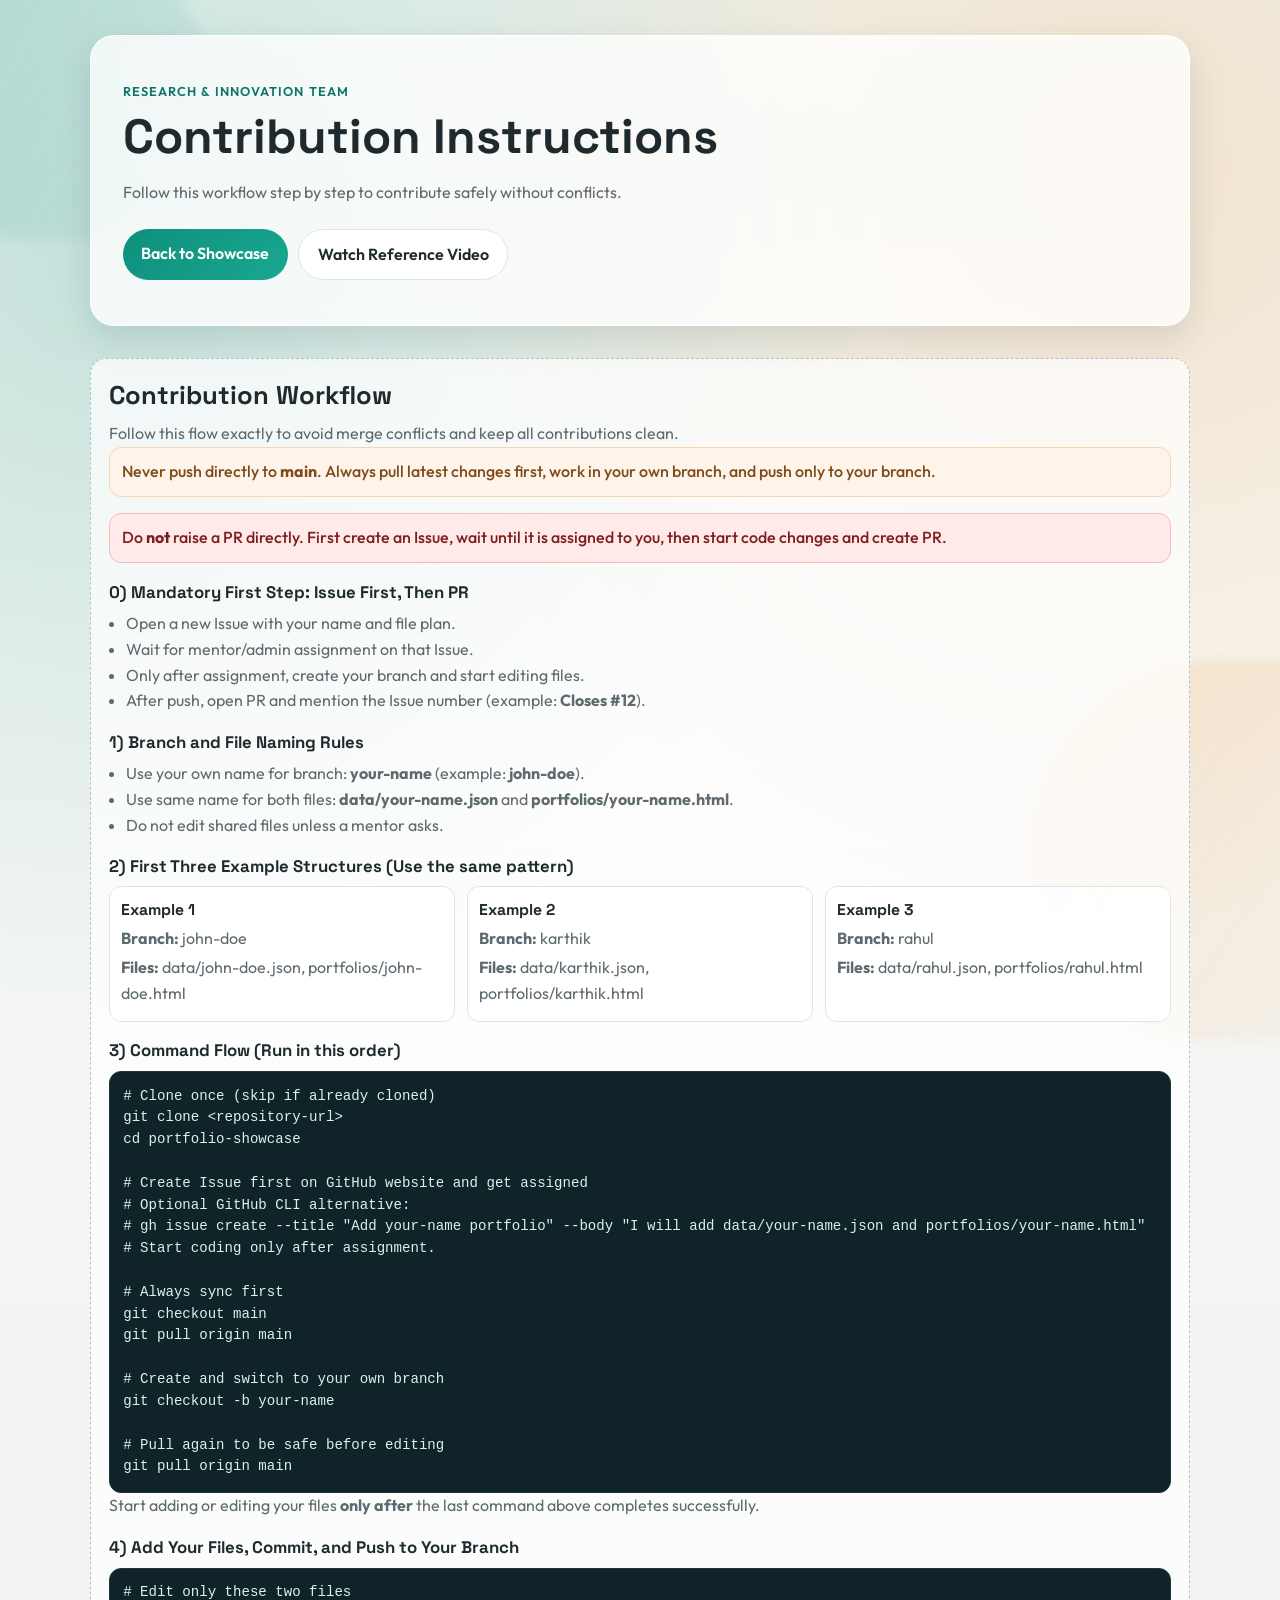
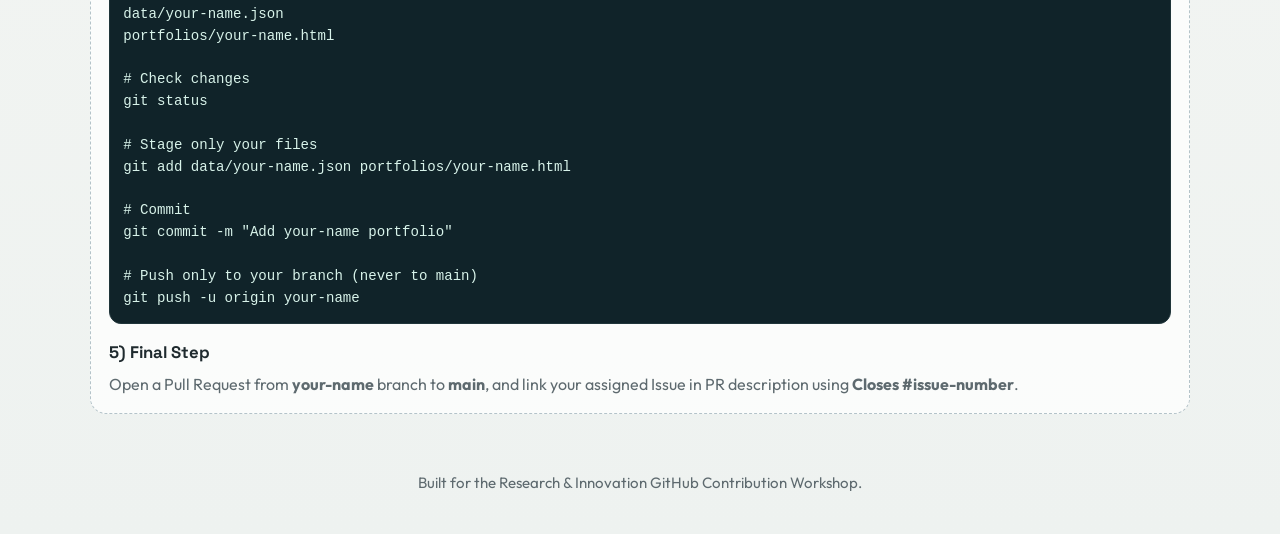
<file: instructions.html>
<!DOCTYPE html>
<html lang="en">
<head>
  <meta charset="UTF-8" />
  <meta name="viewport" content="width=device-width, initial-scale=1.0" />
  <title>Contribution Instructions | Portfolio Showcase</title>
  <meta
    name="description"
    content="Step-by-step contribution instructions for the Research and Innovation portfolio showcase repository."
  />
  <link rel="preconnect" href="https://fonts.googleapis.com" />
  <link rel="preconnect" href="https://fonts.gstatic.com" crossorigin />
  <link
    href="https://fonts.googleapis.com/css2?family=Outfit:wght@300;400;500;600;700&family=Space+Grotesk:wght@500;600;700&display=swap"
    rel="stylesheet"
  />
  <link rel="stylesheet" href="style.css" />
</head>
<body>
  <div class="bg-orb orb-one" aria-hidden="true"></div>
  <div class="bg-orb orb-two" aria-hidden="true"></div>

  <header class="hero">
    <p class="hero-kicker">Research & Innovation Team</p>
    <h1>Contribution Instructions</h1>
    <p class="hero-text">
      Follow this workflow step by step to contribute safely without conflicts.
    </p>
    <div class="hero-actions">
      <a class="hero-cta" href="index.html">Back to Showcase</a>
      <a class="hero-cta hero-cta-secondary" href="https://www.youtube.com/watch?v=v2X51AVgl3o" target="_blank" rel="noopener">
        Watch Reference Video
      </a>
    </div>
  </header>

  <main>
    <section class="workflow" aria-labelledby="workflow-title">
      <h2 id="workflow-title">Contribution Workflow</h2>
      <p class="workflow-lead">
        Follow this flow exactly to avoid merge conflicts and keep all contributions clean.
      </p>

      <div class="workflow-alert">
        Never push directly to <strong>main</strong>. Always pull latest changes first, work in your
        own branch, and push only to your branch.
      </div>

      <div class="workflow-alert workflow-alert-strong">
        Do <strong>not</strong> raise a PR directly. First create an Issue, wait until it is
        assigned to you, then start code changes and create PR.
      </div>

      <h3>0) Mandatory First Step: Issue First, Then PR</h3>
      <ul class="workflow-list">
        <li>Open a new Issue with your name and file plan.</li>
        <li>Wait for mentor/admin assignment on that Issue.</li>
        <li>Only after assignment, create your branch and start editing files.</li>
        <li>After push, open PR and mention the Issue number (example: <strong>Closes #12</strong>).</li>
      </ul>

      <h3>1) Branch and File Naming Rules</h3>
      <ul class="workflow-list">
        <li>Use your own name for branch: <strong>your-name</strong> (example: <strong>john-doe</strong>).</li>
        <li>Use same name for both files: <strong>data/your-name.json</strong> and <strong>portfolios/your-name.html</strong>.</li>
        <li>Do not edit shared files unless a mentor asks.</li>
      </ul>

      <h3>2) First Three Example Structures (Use the same pattern)</h3>
      <div class="workflow-grid">
        <div class="workflow-card">
          <h4>Example 1</h4>
          <p><strong>Branch:</strong> john-doe</p>
          <p><strong>Files:</strong> data/john-doe.json, portfolios/john-doe.html</p>
        </div>
        <div class="workflow-card">
          <h4>Example 2</h4>
          <p><strong>Branch:</strong> karthik</p>
          <p><strong>Files:</strong> data/karthik.json, portfolios/karthik.html</p>
        </div>
        <div class="workflow-card">
          <h4>Example 3</h4>
          <p><strong>Branch:</strong> rahul</p>
          <p><strong>Files:</strong> data/rahul.json, portfolios/rahul.html</p>
        </div>
      </div>

      <h3>3) Command Flow (Run in this order)</h3>
      <pre class="workflow-code"><code># Clone once (skip if already cloned)
git clone &lt;repository-url&gt;
cd portfolio-showcase

# Create Issue first on GitHub website and get assigned
# Optional GitHub CLI alternative:
# gh issue create --title "Add your-name portfolio" --body "I will add data/your-name.json and portfolios/your-name.html"
# Start coding only after assignment.

# Always sync first
git checkout main
git pull origin main

# Create and switch to your own branch
git checkout -b your-name

# Pull again to be safe before editing
git pull origin main
</code></pre>

      <p class="workflow-note">
        Start adding or editing your files <strong>only after</strong> the last command above completes
        successfully.
      </p>

      <h3>4) Add Your Files, Commit, and Push to Your Branch</h3>
      <pre class="workflow-code"><code># Edit only these two files
data/your-name.json
portfolios/your-name.html

# Check changes
git status

# Stage only your files
git add data/your-name.json portfolios/your-name.html

# Commit
git commit -m "Add your-name portfolio"

# Push only to your branch (never to main)
git push -u origin your-name
</code></pre>

      <h3>5) Final Step</h3>
      <p class="workflow-note">
        Open a Pull Request from <strong>your-name</strong> branch to <strong>main</strong>, and
        link your assigned Issue in PR description using <strong>Closes #issue-number</strong>.
      </p>
    </section>
  </main>

  <footer class="site-footer">
    <p>Built for the Research & Innovation GitHub Contribution Workshop.</p>
  </footer>
</body>
</html>
</file>
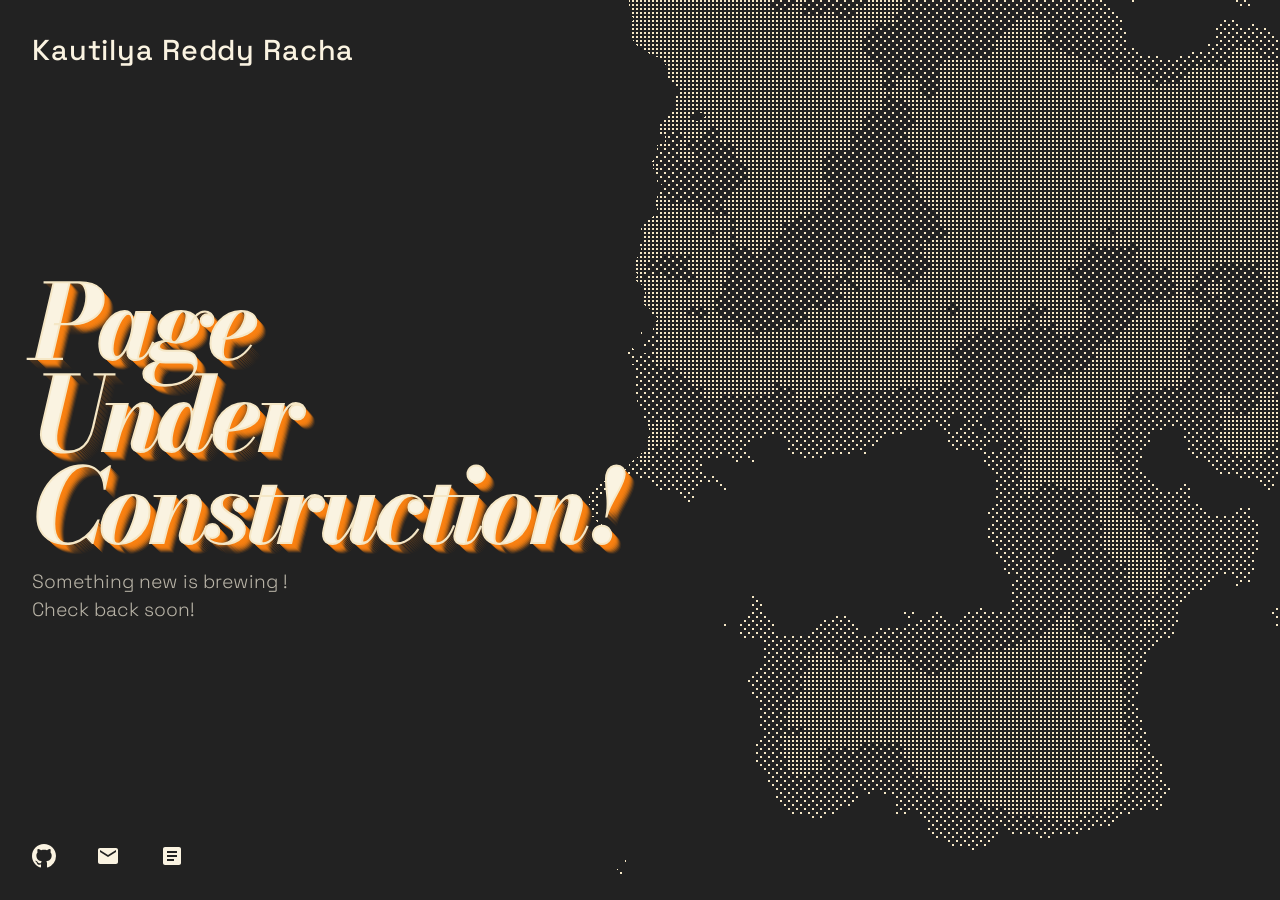
<file: portfolios/kautilya.html>
<!doctype html>
<html lang="en">
<head>
  <meta charset="UTF-8" />
  <meta name="viewport" content="width=device-width, initial-scale=1.0" />
  <title>Kautilya Reddy Racha</title>
  <meta name="description" content="Page under construction" />
  <link rel="preconnect" href="https://fonts.googleapis.com">
  <link rel="preconnect" href="https://fonts.gstatic.com" crossorigin>
  <link href="https://fonts.googleapis.com/css2?family=Space+Grotesk:wght@300;400;500;600;700&family=Bodoni+Moda:opsz,wght@6..96,400;6..96,500;6..96,600;6..96,700;6..96,800;6..96,900&display=swap" rel="stylesheet">
  <style>
    :root {
      --bg: #222222;
      --front: #f5e7c6;
      --text: #faf3e1;
      --accent: rgba(250, 129, 18, 1);
      --font-sans: "Space Grotesk", system-ui, sans-serif;
      --font-serif: "Bodoni Moda", Georgia, serif;
    }

    * { box-sizing: border-box; }
    html, body {
      width: 100%;
      height: 100%;
      margin: 0;
      background: var(--bg);
      overflow: hidden;
    }

    body {
      position: relative;
      color: var(--text);
      font-family: var(--font-sans);
    }

    .scene,
    #patternCanvas,
    #maskCanvas {
      position: fixed;
      inset: 0;
      width: 100%;
      height: 100%;
    }

    #patternCanvas,
    #maskCanvas {
      display: block;
    }

    .content {
      position: relative;
      z-index: 2;
      width: 100%;
      height: 100%;
    }

    .title {
      position: absolute;
      top: 2rem;
      left: 2rem;
      margin: 0;
      font-size: clamp(1.4rem, 1rem + 1vw, 2.1rem);
      font-weight: 500;
      letter-spacing: 0.03em;
      color: var(--text);
      pointer-events: none;
    }

    .hero {
      position: absolute;
      left: 2rem;
      top: 50%;
      transform: translateY(-50%);
      width: min(45vw, 720px);
      pointer-events: none;
    }

    .hero h2 {
      margin: 0 0 1rem 0;
      font-family: var(--font-serif);
      font-size: clamp(3.6rem, 8vw, 8rem);
      line-height: 0.9;
      letter-spacing: -0.04em;
      font-style: italic;
      font-weight: 700;
      color: var(--text);
      -webkit-text-stroke: 2px var(--front);
      text-shadow:
        1px 1px 0 rgba(250, 129, 18, 1),
        2px 2px 0 rgba(250, 129, 18, 0.9),
        3px 3px 0 rgba(250, 129, 18, 0.8),
        4px 4px 0 rgba(250, 129, 18, 0.7),
        5px 5px 0 rgba(250, 129, 18, 0.6),
        6px 6px 0 rgba(250, 129, 18, 0.5),
        7px 7px 0 rgba(250, 129, 18, 0.4),
        8px 8px 0 rgba(250, 129, 18, 0.3),
        9px 9px 0 rgba(250, 129, 18, 0.2),
        10px 10px 0 rgba(250, 129, 18, 0.1);
    }

    .hero p {
      margin: 0;
      font-size: clamp(1rem, 1.5vw, 1.35rem);
      line-height: 1.45;
      opacity: 0.7;
      color: var(--text);
      font-weight: 300;
    }

    .socials {
      position: absolute;
      left: 2rem;
      bottom: 2rem;
      display: flex;
      gap: 2.5rem;
      z-index: 3;
    }

    .socials a {
      color: var(--text);
      opacity: 1;
      transition: opacity 0.2s ease, transform 0.2s ease;
      display: inline-flex;
      align-items: center;
      justify-content: center;
    }

    .socials a:hover {
      opacity: 0.7;
      transform: translateY(-1px);
    }

    .socials svg {
      width: 24px;
      height: 24px;
      fill: currentColor;
    }

    @media (max-width: 900px) {
      .hero {
        width: min(78vw, 520px);
      }
    }

    @media (max-width: 640px) {
      .title,
      .hero,
      .socials {
        left: 1.25rem;
      }

      .title { top: 1.25rem; }
      .socials { bottom: 1.25rem; gap: 1.5rem; }

      .hero {
        width: calc(100vw - 2.5rem);
      }

      .hero h2 {
        -webkit-text-stroke: 1.25px var(--front);
      }
    }
  </style>
</head>
<body>
  <div class="scene">
    <canvas id="patternCanvas" aria-hidden="true"></canvas>
    <canvas id="maskCanvas" aria-hidden="true"></canvas>
  </div>

  <div class="content">
    <h1 class="title">Kautilya Reddy Racha</h1>

    <section class="hero" aria-label="Under construction message">
      <h2>Page<br>Under<br>Construction!</h2>
      <p>Something new is brewing !<br>Check back soon!</p>
    </section>

    <nav class="socials" aria-label="Social links">
      <a href="https://github.com/p19racha" target="_blank" rel="noopener noreferrer" aria-label="GitHub">
        <svg viewBox="0 0 24 24"><path d="M12 0C5.37 0 0 5.37 0 12c0 5.31 3.435 9.795 8.205 11.385.6.105.825-.255.825-.57 0-.285-.015-1.23-.015-2.235-3.015.555-3.795-.735-4.035-1.41-.135-.345-.72-1.41-1.23-1.695-.42-.225-1.02-.78-.015-.795.945-.015 1.62.87 1.845 1.23 1.08 1.815 2.805 1.305 3.495.99.105-.78.42-1.305.765-1.605-2.67-.3-5.46-1.335-5.46-5.925 0-1.305.465-2.385 1.23-3.225-.12-.3-.54-1.53.12-3.18 0 0 1.005-.315 3.3 1.23.96-.27 1.98-.405 3-.405s2.04.135 3 .405c2.295-1.56 3.3-1.23 3.3-1.23.66 1.65.24 2.88.12 3.18.765.84 1.23 1.905 1.23 3.225 0 4.605-2.805 5.625-5.475 5.925.435.375.81 1.095.81 2.22 0 1.605-.015 2.895-.015 3.3 0 .315.225.69.825.57A12.02 12.02 0 0024 12c0-6.63-5.37-12-12-12z"/></svg>
      </a>
      <a href="mailto:rachakautilyareddy@gmail.com" aria-label="Email">
        <svg viewBox="0 0 24 24"><path d="M20 4H4c-1.1 0-2 .9-2 2v12c0 1.1.9 2 2 2h16c1.1 0 2-.9 2-2V6c0-1.1-.9-2-2-2zm0 4l-8 5-8-5V6l8 5 8-5v2z"/></svg>
      </a>
      <a href="/#" target="_blank" rel="noopener noreferrer" aria-label="Blog">
        <svg viewBox="0 0 24 24"><path d="M19 3H5c-1.1 0-2 .9-2 2v14c0 1.1.9 2 2 2h14c1.1 0 2-.9 2-2V5c0-1.1-.9-2-2-2zm-5 14H7v-2h7v2zm3-4H7v-2h10v2zm0-4H7V7h10v2z"/></svg>
      </a>
    </nav>
  </div>

  <script>
    (() => {
      const patternCanvas = document.getElementById('patternCanvas');
      const maskCanvas = document.getElementById('maskCanvas');
      const pctx = patternCanvas.getContext('2d', { alpha: false });
      const mctx = maskCanvas.getContext('2d');
      let width = 0;
      let height = 0;
      let animationFrame = 0;
      let tick = 0;

      function hash(x, y, seed = 0) {
        const n = Math.sin(x * 127.1 + y * 311.7 + seed * 91.7) * 43758.5453123;
        return n - Math.floor(n);
      }

      function smoothNoise(x, y, scale, seed = 0) {
        const sx = x / scale;
        const sy = y / scale;
        const x0 = Math.floor(sx);
        const y0 = Math.floor(sy);
        const fx = sx - x0;
        const fy = sy - y0;
        const ux = fx * fx * (3 - 2 * fx);
        const uy = fy * fy * (3 - 2 * fy);

        const n00 = hash(x0, y0, seed);
        const n10 = hash(x0 + 1, y0, seed);
        const n01 = hash(x0, y0 + 1, seed);
        const n11 = hash(x0 + 1, y0 + 1, seed);

        const nx0 = n00 * (1 - ux) + n10 * ux;
        const nx1 = n01 * (1 - ux) + n11 * ux;
        return nx0 * (1 - uy) + nx1 * uy;
      }

      function fbm(x, y, speedOffset = 0) {
        let value = 0;
        let amplitude = 1;
        let frequency = 1;
        let total = 0;
        for (let i = 0; i < 5; i++) {
          value += amplitude * smoothNoise(x * frequency + speedOffset, y * frequency + speedOffset, 80, i * 100);
          total += amplitude;
          amplitude *= 0.5;
          frequency *= 2;
        }
        return value / total;
      }

      function resize() {
        width = window.innerWidth;
        height = window.innerHeight;
        const dpr = Math.min(window.devicePixelRatio || 1, 2);

        [patternCanvas, maskCanvas].forEach((canvas) => {
          canvas.width = Math.floor(width * dpr);
          canvas.height = Math.floor(height * dpr);
          canvas.style.width = width + 'px';
          canvas.style.height = height + 'px';
        });

        pctx.setTransform(dpr, 0, 0, dpr, 0, 0);
        mctx.setTransform(dpr, 0, 0, dpr, 0, 0);

        drawMask();
        drawPattern(true);
      }

      function drawPattern(force = false) {
        const cell = 4;
        const cols = Math.ceil(width / cell);
        const rows = Math.ceil(height / cell);
        pctx.fillStyle = '#222222';
        pctx.fillRect(0, 0, width, height);
        pctx.fillStyle = '#f5e7c6';

        for (let y = 0; y < rows; y++) {
          for (let x = 0; x < cols; x++) {
            const nx = x * cell;
            const ny = y * cell;
            const noiseValue = fbm(nx * 0.45, ny * 0.45, tick * 0.06);
            const parity = (x + y) % 2;
            const threshold = parity ? 0.44 : 0.56;
            if (noiseValue > threshold) {
              pctx.fillRect(nx, ny, 2, 2);
            }
          }
        }
      }

      function drawMask() {
        mctx.clearRect(0, 0, width, height);
        mctx.fillStyle = '#222222';
        mctx.fillRect(0, 0, width, height);

        const imageData = mctx.getImageData(0, 0, width, height);
        const data = imageData.data;

        for (let y = 0; y < height; y++) {
          for (let x = 0; x < width; x++) {
            const baseThreshold = width * 0.5;
            const noiseValue = fbm(x * 0.8, y * 0.8);
            const noiseOffset = (noiseValue - 0.5) * width * 0.15;
            const detailNoise = fbm(x * 2, y * 2);
            const detailOffset = (detailNoise - 0.5) * width * 0.05;
            const threshold = baseThreshold + noiseOffset + detailOffset;
            const maxThreshold = width * 0.5;
            const clampedThreshold = Math.max(threshold, maxThreshold - width * 0.1);
            const idx = (y * width + x) * 4;
            if (x > clampedThreshold) {
              data[idx + 3] = 0;
            }
          }
        }

        mctx.putImageData(imageData, 0, 0);
      }

      function animate() {
        tick += 1;
        drawPattern();
        animationFrame = requestAnimationFrame(animate);
      }

      window.addEventListener('resize', resize, { passive: true });
      resize();
      animate();

      window.addEventListener('beforeunload', () => cancelAnimationFrame(animationFrame));
    })();
  </script>
</body>
</html>
</file>
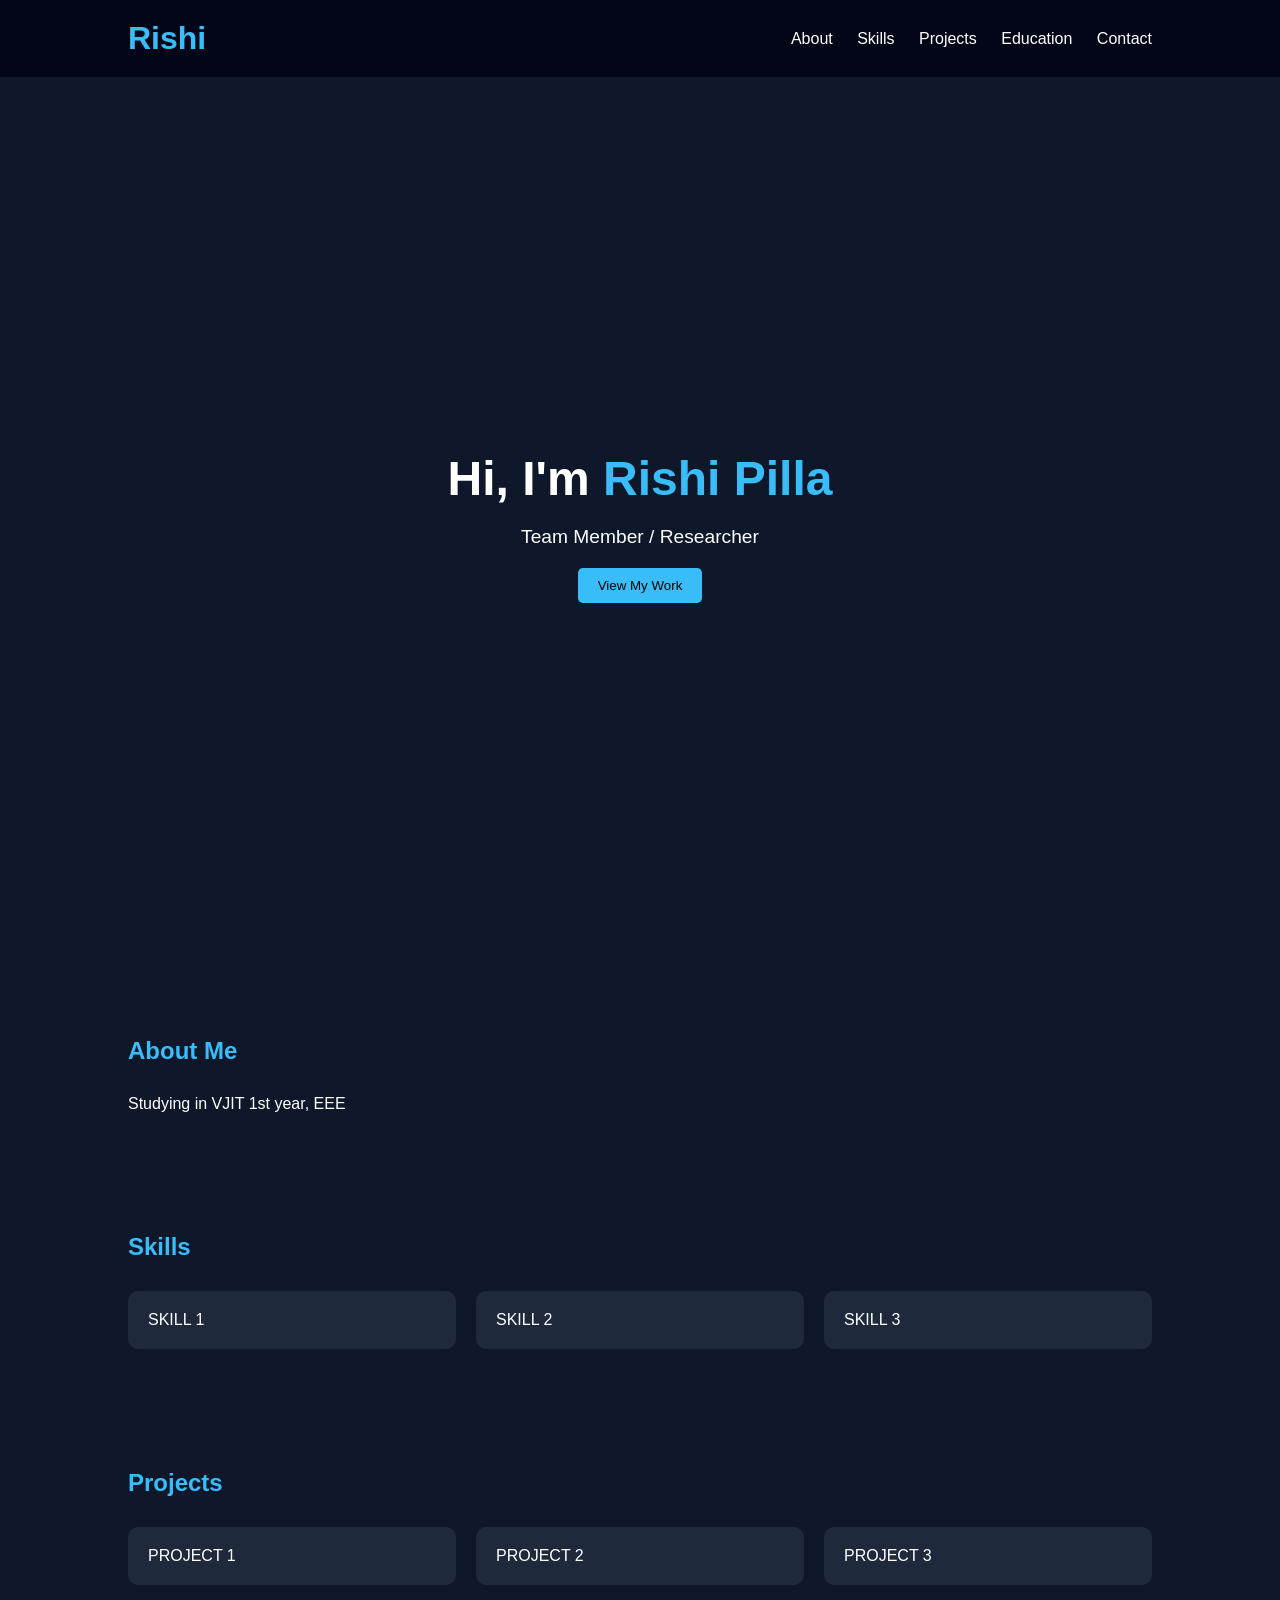
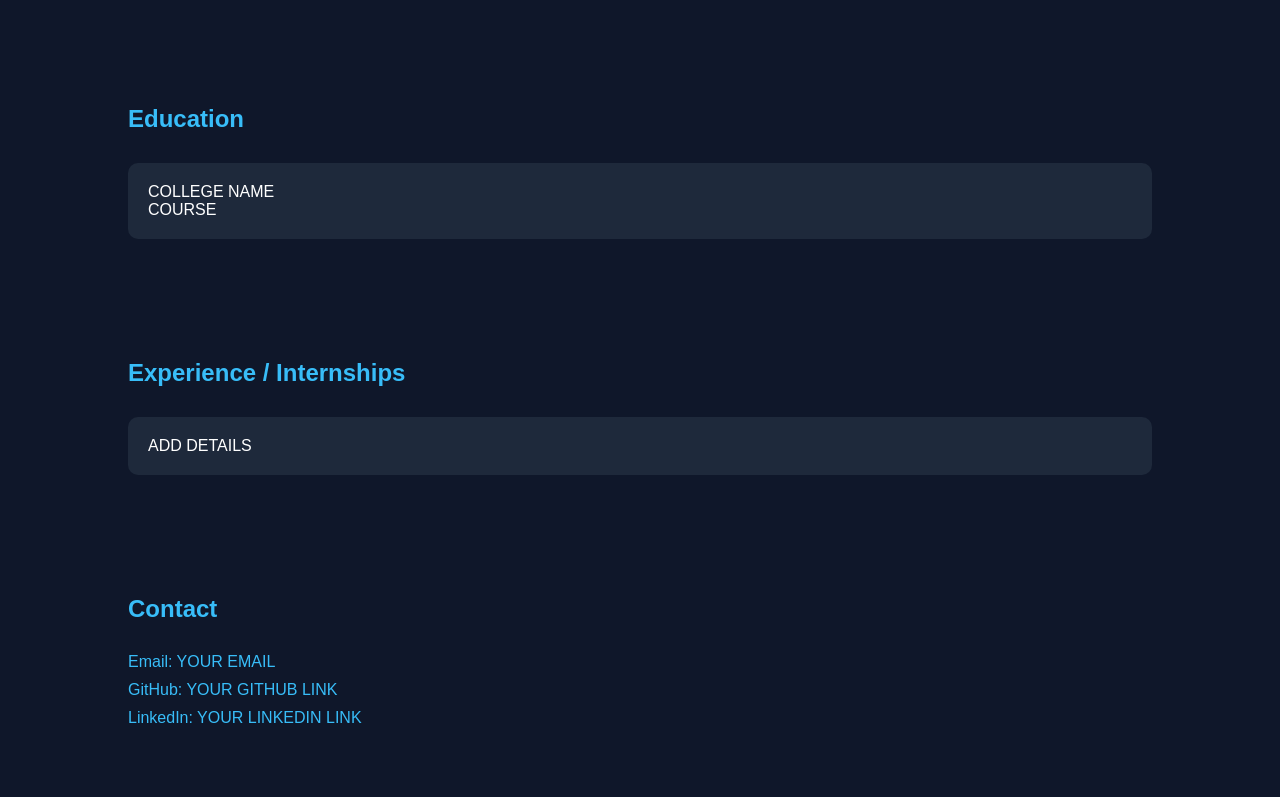
<file: portfolios/Rishi.html>
<!DOCTYPE html>
<html lang="en">
<head>
<meta charset="UTF-8">
<meta name="viewport" content="width=device-width, initial-scale=1.0">
<title>Rishi Pilla | Portfolio</title>

<style>
* {
  margin: 0;
  padding: 0;
  box-sizing: border-box;
  font-family: 'Poppins', sans-serif;
}

body {
  background: #0f172a;
  color: #fff;
  scroll-behavior: smooth;
}

header {
  padding: 20px 10%;
  display: flex;
  justify-content: space-between;
  align-items: center;
  background: #020617;
  position: sticky;
  top: 0;
}

header h1 {
  color: #38bdf8;
}

nav a {
  color: #fff;
  margin-left: 20px;
  text-decoration: none;
  transition: 0.3s;
}

nav a:hover {
  color: #38bdf8;
}

/* HERO */
.hero {
  height: 100vh;
  display: flex;
  align-items: center;
  justify-content: center;
  text-align: center;
  padding: 0 10%;
}

.hero h2 {
  font-size: 3rem;
}

.hero span {
  color: #38bdf8;
}

.hero p {
  margin: 20px 0;
  font-size: 1.2rem;
}

.btn {
  padding: 10px 20px;
  background: #38bdf8;
  border: none;
  color: #000;
  cursor: pointer;
  border-radius: 5px;
  transition: 0.3s;
}

.btn:hover {
  background: #0ea5e9;
}

/* SECTION */
section {
  padding: 60px 10%;
}

h2.section-title {
  margin-bottom: 30px;
  color: #38bdf8;
}

/* CARDS */
.card-container {
  display: grid;
  grid-template-columns: repeat(auto-fit, minmax(250px,1fr));
  gap: 20px;
}

.card {
  background: #1e293b;
  padding: 20px;
  border-radius: 10px;
  transition: 0.3s;
}

.card:hover {
  transform: translateY(-10px);
  background: #334155;
}

/* CONTACT */
.contact a {
  display: block;
  margin: 10px 0;
  color: #38bdf8;
  text-decoration: none;
}

/* ANIMATION */
.fade {
  opacity: 0;
  transform: translateY(30px);
  transition: 1s;
}

.fade.show {
  opacity: 1;
  transform: translateY(0);
}
</style>
</head>

<body>

<header>
  <h1>Rishi</h1>
  <nav>
    <a href="#about">About</a>
    <a href="#skills">Skills</a>
    <a href="#projects">Projects</a>
    <a href="#education">Education</a>
    <a href="#contact">Contact</a>
  </nav>
</header>

<!-- HERO -->
<section class="hero fade">
  <div>
    <h2>Hi, I'm <span>Rishi Pilla</span></h2>
    <p>Team Member / Researcher</p>
    <button class="btn">View My Work</button>
  </div>
</section>

<!-- ABOUT -->
<section id="about" class="fade">
  <h2 class="section-title">About Me</h2>
  <p>Studying in VJIT 1st year, EEE</p>
</section>

<!-- SKILLS -->
<section id="skills" class="fade">
  <h2 class="section-title">Skills</h2>
  <div class="card-container">
    <div class="card">SKILL 1</div>
    <div class="card">SKILL 2</div>
    <div class="card">SKILL 3</div>
  </div>
</section>

<!-- PROJECTS -->
<section id="projects" class="fade">
  <h2 class="section-title">Projects</h2>
  <div class="card-container">
    <div class="card">PROJECT 1</div>
    <div class="card">PROJECT 2</div>
    <div class="card">PROJECT 3</div>
  </div>
</section>

<!-- EDUCATION -->
<section id="education" class="fade">
  <h2 class="section-title">Education</h2>
  <div class="card">
    <p>COLLEGE NAME</p>
    <p>COURSE</p>
  </div>
</section>

<!-- EXPERIENCE -->
<section id="experience" class="fade">
  <h2 class="section-title">Experience / Internships</h2>
  <div class="card">ADD DETAILS</div>
</section>

<!-- CONTACT -->
<section id="contact" class="fade contact">
  <h2 class="section-title">Contact</h2>
  <a href="#">Email: YOUR EMAIL</a>
  <a href="#">GitHub: YOUR GITHUB LINK</a>
  <a href="#">LinkedIn: YOUR LINKEDIN LINK</a>
</section>

<script>
// Scroll animation
const fades = document.querySelectorAll('.fade');

window.addEventListener('scroll', () => {
  fades.forEach(fade => {
    const top = fade.getBoundingClientRect().top;
    if(top < window.innerHeight - 100){
      fade.classList.add('show');
    }
  });
});
</script>

</body>
</html>
</file>
<file: style.css>
:root {
  --bg: #f6f7f4;
  --surface: #ffffff;
  --text: #1f2a2e;
  --muted: #5e6a6f;
  --accent: #0e8f7d;
  --accent-strong: #0c7567;
  --border: #dde4e7;
  --shadow: 0 14px 34px rgba(20, 44, 52, 0.12);
}

* {
  box-sizing: border-box;
}

html,
body {
  margin: 0;
  padding: 0;
}

body {
  font-family: "Outfit", "Segoe UI", sans-serif;
  color: var(--text);
  min-height: 100vh;
  background:
    radial-gradient(circle at 8% 12%, rgba(14, 143, 125, 0.2) 0, transparent 35%),
    radial-gradient(circle at 88% 8%, rgba(242, 162, 77, 0.22) 0, transparent 34%),
    linear-gradient(180deg, #f0f5f2 0%, var(--bg) 30%, #eef2f0 100%);
  padding: 2.2rem 1rem 1rem;
  line-height: 1.6;
  position: relative;
  overflow-x: hidden;
}

.bg-orb {
  position: fixed;
  z-index: -1;
  filter: blur(6px);
  opacity: 0.6;
}

.orb-one {
  width: 300px;
  height: 300px;
  border-radius: 45% 55% 55% 45%;
  background: linear-gradient(120deg, rgba(14, 143, 125, 0.3), rgba(14, 143, 125, 0.05));
  top: -60px;
  left: -90px;
  animation: float 10s ease-in-out infinite;
}

.orb-two {
  width: 380px;
  height: 380px;
  border-radius: 60% 40% 45% 55%;
  background: linear-gradient(120deg, rgba(242, 162, 77, 0.32), rgba(242, 162, 77, 0.08));
  bottom: -140px;
  right: -130px;
  animation: float 12s ease-in-out infinite reverse;
}

.hero,
.showcase,
.site-footer {
  width: min(1100px, 100%);
  margin: 0 auto;
}

.hero {
  background: rgba(255, 255, 255, 0.78);
  backdrop-filter: blur(8px);
  border: 1px solid rgba(255, 255, 255, 0.9);
  border-radius: 24px;
  box-shadow: var(--shadow);
  padding: 2.8rem 2rem;
  margin-bottom: 2rem;
}

.hero-kicker {
  margin: 0;
  color: var(--accent-strong);
  font-weight: 600;
  letter-spacing: 0.08em;
  text-transform: uppercase;
  font-size: 0.8rem;
}

.hero h1 {
  margin: 0.5rem 0 0;
  font-family: "Space Grotesk", "Segoe UI", sans-serif;
  font-size: clamp(2rem, 4vw, 3rem);
  line-height: 1.15;
}

.hero-text {
  margin: 0.95rem 0 1.5rem;
  max-width: 65ch;
  color: var(--muted);
}

.hero-cta {
  display: inline-block;
  text-decoration: none;
  color: #ffffff;
  background: linear-gradient(135deg, var(--accent), #19a78f);
  font-weight: 600;
  padding: 0.72rem 1.15rem;
  border-radius: 999px;
  transition: transform 0.2s ease, box-shadow 0.25s ease, filter 0.2s ease;
}

.hero-cta:hover,
.hero-cta:focus-visible {
  transform: translateY(-2px);
  box-shadow: 0 10px 18px rgba(14, 143, 125, 0.3);
  filter: brightness(1.04);
}

.hero-actions {
  display: flex;
  flex-wrap: wrap;
  gap: 0.65rem;
}

.hero-cta-secondary {
  background: #ffffff;
  color: var(--text);
  border: 1px solid var(--border);
}

.hero-cta-secondary:hover,
.hero-cta-secondary:focus-visible {
  box-shadow: 0 10px 18px rgba(20, 44, 52, 0.16);
  filter: none;
}

.showcase {
  margin-bottom: 1.8rem;
}

.workflow {
  width: min(1100px, 100%);
  margin: 0 auto 1.8rem;
  padding: 1rem 1.1rem;
  border-radius: 16px;
  border: 1px dashed #b4c3c9;
  background: rgba(255, 255, 255, 0.72);
}

.workflow-preview {
  width: min(1100px, 100%);
  margin: 0 auto 1.8rem;
  padding: 1.2rem;
  border-radius: 16px;
  border: 1px solid var(--border);
  background: rgba(255, 255, 255, 0.72);
}

.workflow-preview h2 {
  margin: 0 0 0.35rem;
  font-family: "Space Grotesk", "Segoe UI", sans-serif;
  font-size: clamp(1.25rem, 2.2vw, 1.6rem);
}

.workflow-preview p {
  margin: 0 0 0.85rem;
  color: var(--muted);
}

.workflow h2 {
  margin: 0 0 0.35rem;
  font-family: "Space Grotesk", "Segoe UI", sans-serif;
  font-size: clamp(1.25rem, 2.2vw, 1.6rem);
}

.workflow p {
  margin: 0;
  color: var(--muted);
}

.workflow-lead {
  margin: 0 0 0.7rem;
  color: var(--muted);
}

.workflow-video {
  margin: 0 0 0.7rem;
  color: var(--muted);
}

.workflow-video a {
  color: var(--accent-strong);
  font-weight: 600;
}

.workflow-video a:hover,
.workflow-video a:focus-visible {
  color: var(--accent);
}

.workflow-alert {
  margin: 0 0 1rem;
  padding: 0.7rem 0.8rem;
  border-radius: 12px;
  background: #fff4e9;
  border: 1px solid #f4d5b6;
  color: #7e4b1b;
  font-weight: 500;
}

.workflow-alert-strong {
  background: #ffe9e9;
  border-color: #f2bcbc;
  color: #7d1f1f;
}

.workflow h3 {
  margin: 0.95rem 0 0.35rem;
  font-family: "Space Grotesk", "Segoe UI", sans-serif;
  font-size: 1.05rem;
}

.workflow h4 {
  margin: 0 0 0.2rem;
  font-family: "Space Grotesk", "Segoe UI", sans-serif;
  font-size: 0.98rem;
}

.workflow-list {
  margin: 0;
  padding-left: 1.1rem;
  color: var(--muted);
}

.workflow-grid {
  display: grid;
  grid-template-columns: repeat(3, minmax(0, 1fr));
  gap: 0.7rem;
}

.workflow-card {
  border: 1px solid var(--border);
  border-radius: 12px;
  background: rgba(255, 255, 255, 0.86);
  padding: 0.7rem;
}

.workflow-card p {
  margin: 0.2rem 0;
  color: var(--muted);
  word-break: break-word;
}

.workflow-code {
  margin: 0.45rem 0 0;
  border-radius: 12px;
  border: 1px solid #20353a;
  background: #102329;
  color: #d8f3ea;
  overflow-x: auto;
}

.workflow-code code {
  display: block;
  font-family: "Consolas", "Courier New", monospace;
  font-size: 0.88rem;
  line-height: 1.55;
  padding: 0.85rem;
}

.workflow-note {
  margin: 0.55rem 0 0;
  color: #3f4c50;
}

.section-head {
  margin-bottom: 0.8rem;
}

.section-head h2 {
  margin: 0;
  font-family: "Space Grotesk", "Segoe UI", sans-serif;
  font-size: clamp(1.5rem, 2.5vw, 2rem);
}

.section-head p {
  margin: 0.35rem 0 0;
  color: var(--muted);
}

.status {
  margin: 0.2rem 0 1rem;
  color: var(--muted);
  min-height: 1.5rem;
}

.contributors-grid {
  display: grid;
  gap: 1rem;
  grid-template-columns: repeat(3, minmax(0, 1fr));
}

.card {
  background: var(--surface);
  border: 1px solid var(--border);
  border-radius: 18px;
  padding: 1.1rem;
  box-shadow: 0 8px 20px rgba(13, 23, 35, 0.07);
  display: flex;
  flex-direction: column;
  gap: 0.6rem;
  transition: transform 0.2s ease, box-shadow 0.25s ease;
}

.card:hover {
  transform: translateY(-6px) scale(1.01);
  box-shadow: 0 18px 30px rgba(13, 23, 35, 0.14);
}

.card h3 {
  margin: 0;
  font-size: 1.18rem;
  font-family: "Space Grotesk", "Segoe UI", sans-serif;
}

.card .year {
  margin: 0;
  color: var(--accent-strong);
  font-weight: 600;
}

.card .intro {
  margin: 0;
  color: var(--muted);
  display: -webkit-box;
  line-clamp: 5;
  -webkit-line-clamp: 5;
  -webkit-box-orient: vertical;
  overflow: hidden;
  min-height: calc(1.6em * 3);
}

.card a {
  margin-top: auto;
  align-self: flex-start;
  text-decoration: none;
  border-radius: 12px;
  color: #ffffff;
  background: var(--text);
  font-weight: 600;
  padding: 0.56rem 0.95rem;
  transition: transform 0.18s ease, background-color 0.2s ease;
}

.card a:hover,
.card a:focus-visible {
  background: #121a1d;
  transform: translateY(-2px);
}

.site-footer {
  text-align: center;
  color: var(--muted);
  padding: 0.8rem 0 0.5rem;
  font-size: 0.94rem;
}

.reveal {
  opacity: 0;
  transform: translateY(18px);
  transition: opacity 0.6s ease, transform 0.6s ease;
}

.reveal.visible {
  opacity: 1;
  transform: translateY(0);
}

@keyframes float {
  0%,
  100% {
    transform: translateY(0) rotate(0deg);
  }

  50% {
    transform: translateY(-12px) rotate(3deg);
  }
}

@media (max-width: 950px) {
  .contributors-grid {
    grid-template-columns: repeat(2, minmax(0, 1fr));
  }

  .workflow-grid {
    grid-template-columns: 1fr;
  }
}

@media (max-width: 640px) {
  body {
    padding-top: 1rem;
  }

  .hero {
    border-radius: 20px;
    padding: 2rem 1.2rem;
  }

  .contributors-grid {
    grid-template-columns: 1fr;
  }
}
</file>
